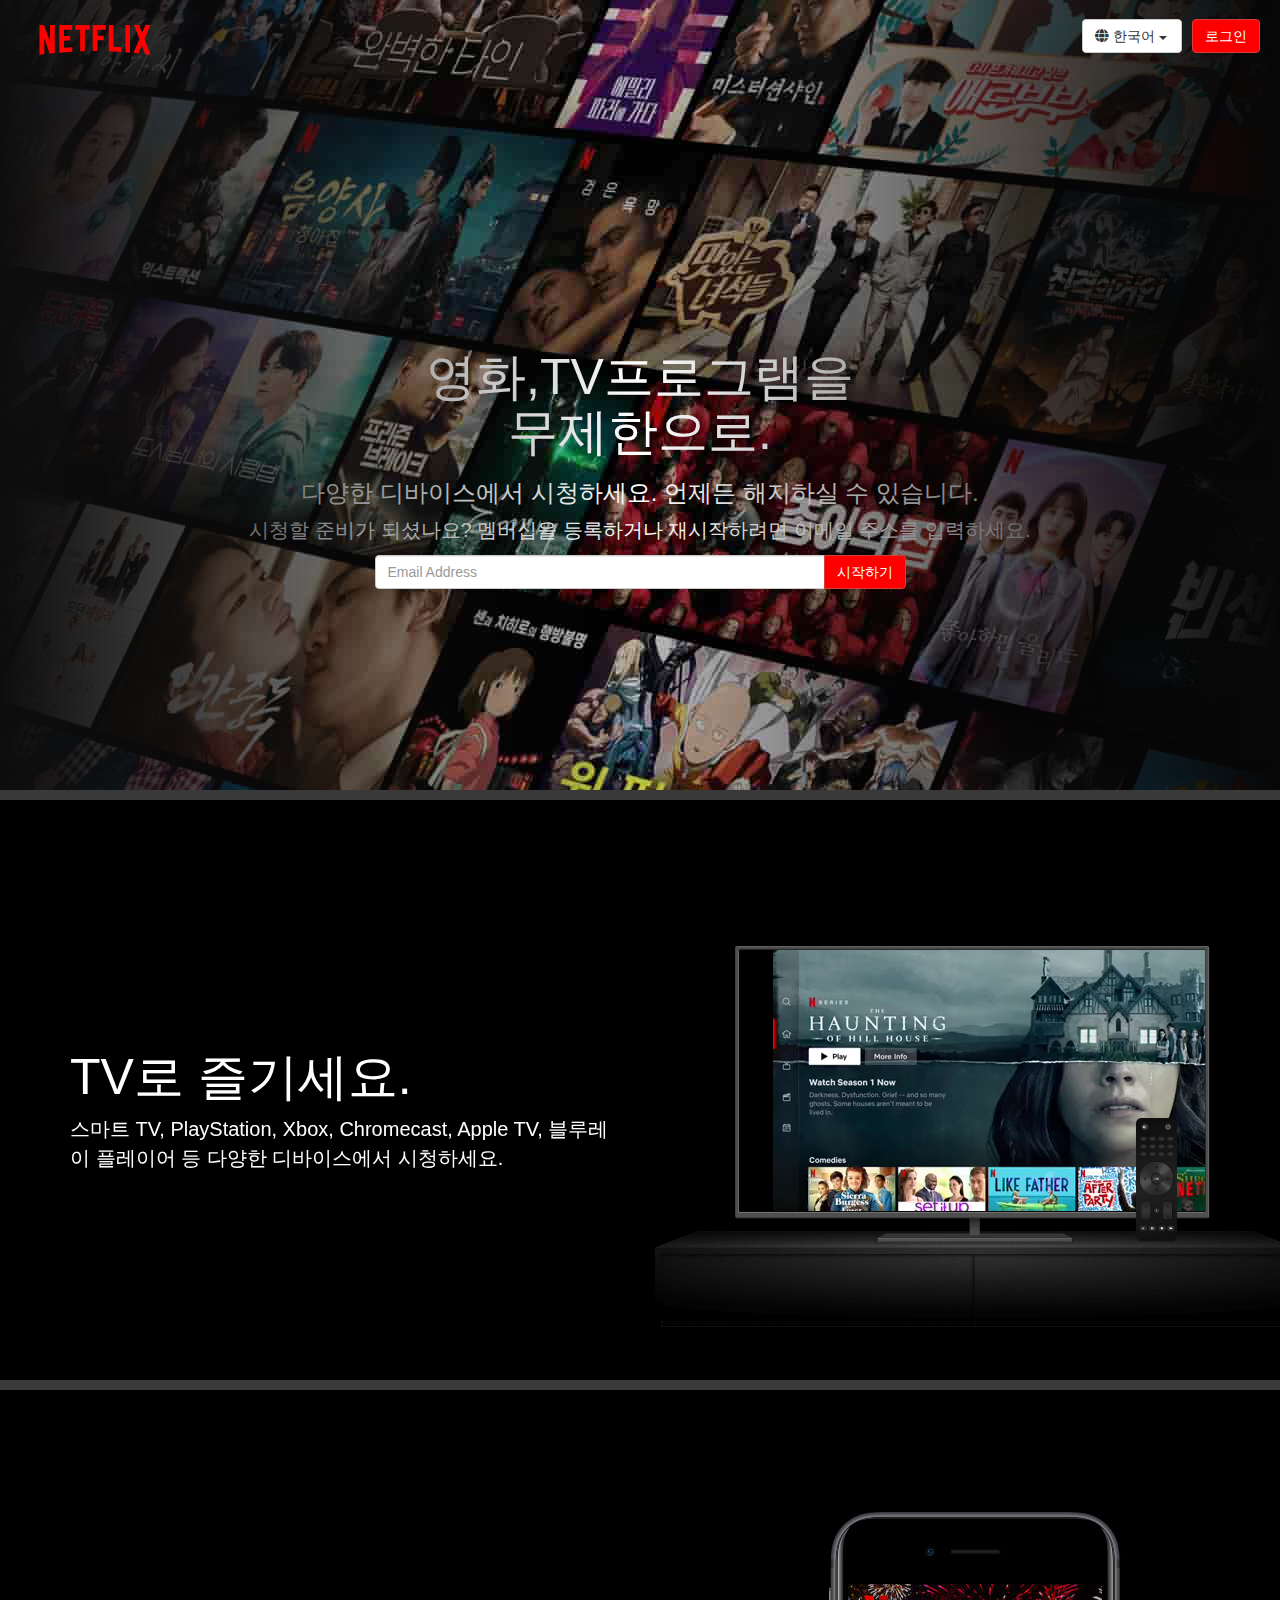
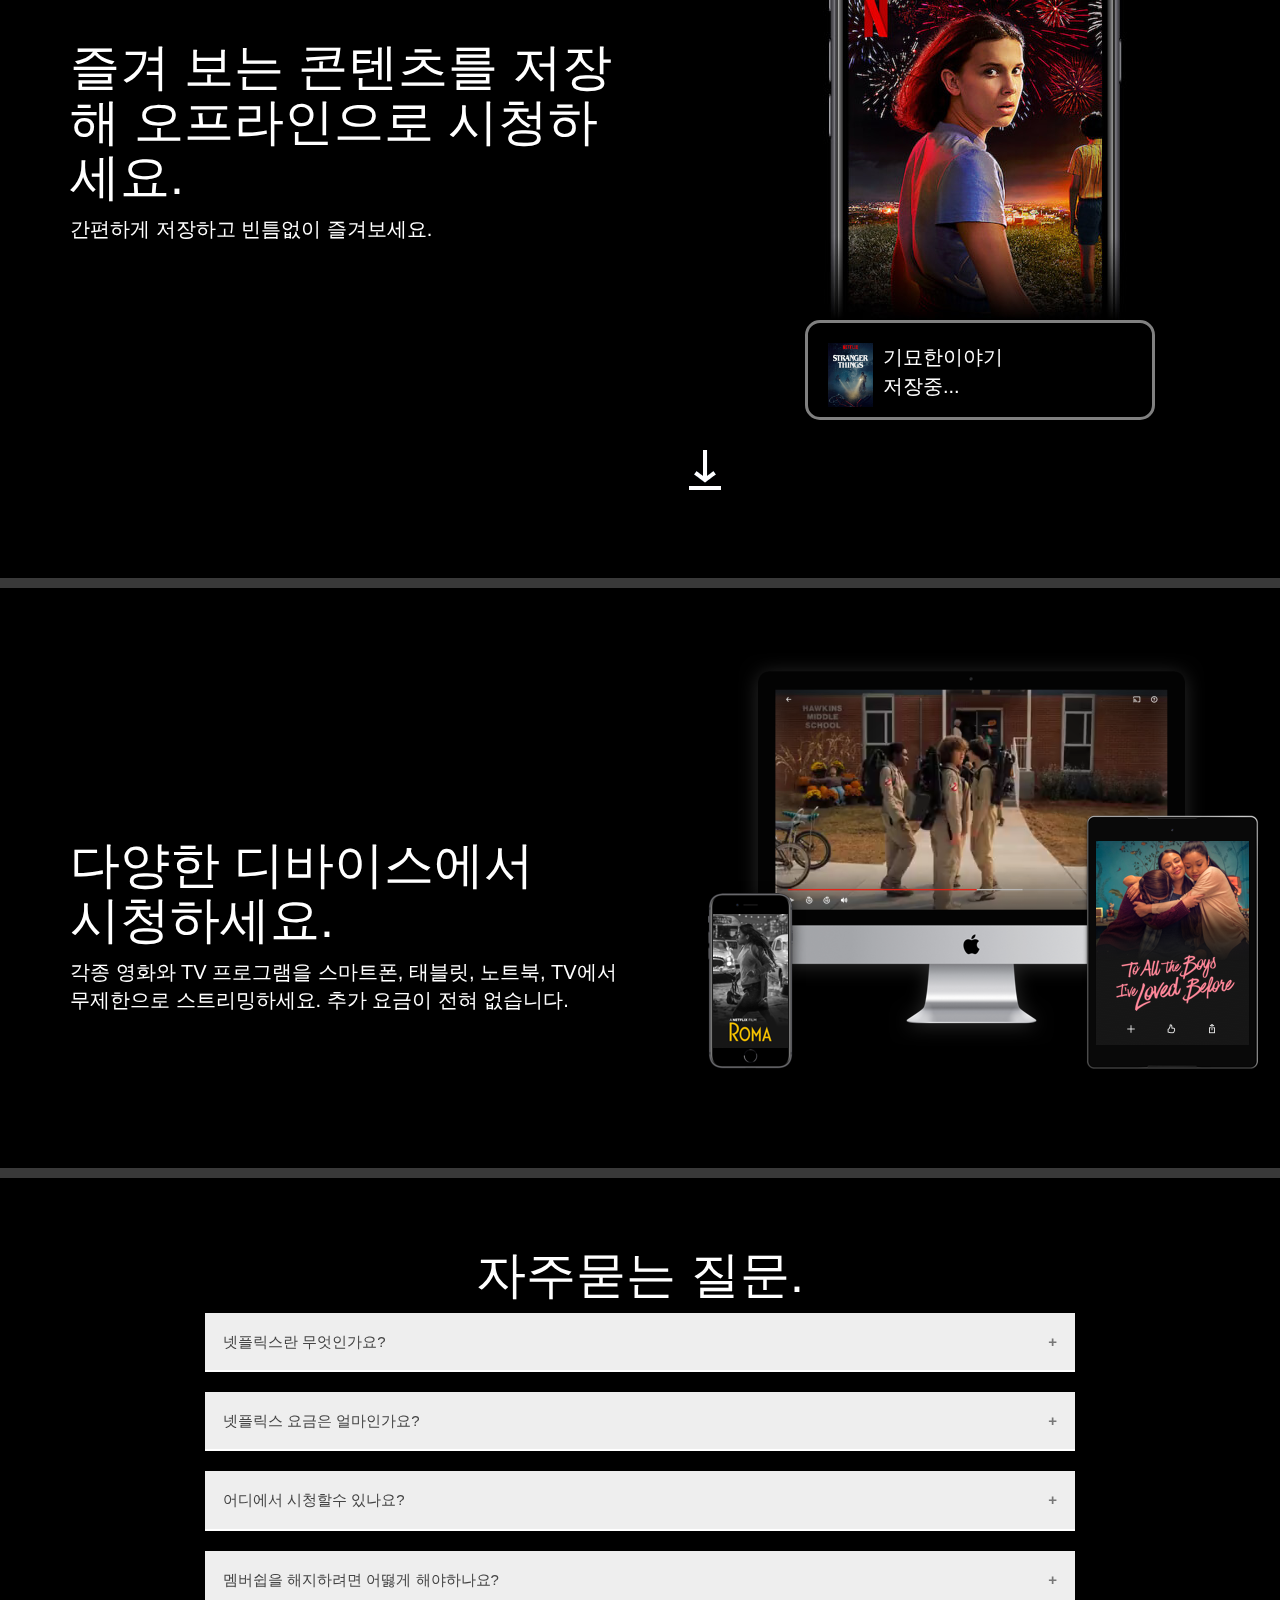
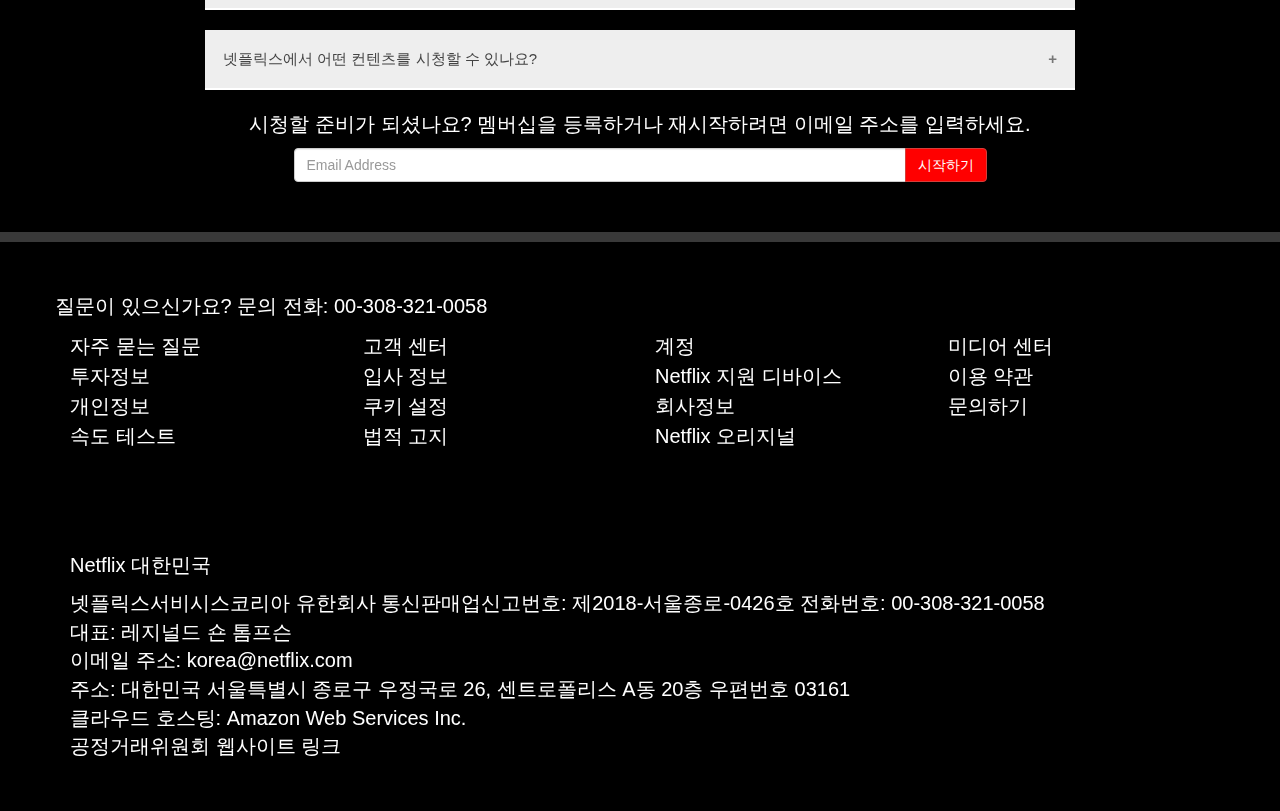
<file: projectFile/Netflix/index.html>
<!DOCTYPE html>
<html lang="en">
<head>
    <meta charset="UTF-8">
    <meta http-equiv="X-UA-Compatible" content="IE=edge">
    <meta name="viewport" content="width=device-width, initial-scale=1.0">
    <title>Netflix</title>
    <!-- Latest compiled and minified CSS -->
    <link rel="stylesheet" href="https://maxcdn.bootstrapcdn.com/bootstrap/3.4.1/css/bootstrap.min.css">
    <!-- jQuery library -->
    <script src="https://ajax.googleapis.com/ajax/libs/jquery/3.5.1/jquery.min.js"></script>
    <!-- Latest compiled JavaScript -->
    <script src="https://maxcdn.bootstrapcdn.com/bootstrap/3.4.1/js/bootstrap.min.js"></script>
    <link href="https://cdnjs.cloudflare.com/ajax/libs/font-awesome/5.13.0/css/all.min.css" rel="stylesheet">
    <style>
        body{background-color: black;}
        .container-fluid{color:white;padding: 50px 0;font-size: 20px;}
        .container-fluid h1{font-size:50px;}  
        .border-bottom{border-bottom: 10px solid rgb(57, 57, 57);}  
        .btn-danger{background-color: red;}  
        #netflix-logo     {fill:red !important;}
        nav{
            width: 100%;
            height: 70px;
            background-color: rgba(255,255,255,0);
            position: absolute;
            top:0;
            left:0;
            z-index: 9999;
            line-height: 70px;           
        }
        #title{
            position: relative;
            background-image: url("img/title.jpg");
            width:100%;height: 800px;
        }

        #img-filter{
            width:100%;
            height: 100%;
            position: absolute;
            top:0;
            bottom:0;
            background-image: linear-gradient(to right,rgba(14, 13, 13, 1),rgba(32, 32, 32, 0),rgba(7, 7, 7, 1));
        }   
        
        #tv ,#contents ,#device,#qna{
            border-bottom: 10px solid rgb(57,57,57);

        }
        .title-box{
            margin-top:300px !important; 
            left:0;
            top: 300px !important;
            color:white;   
        }
        .tv-Box{
            width:640px;
            height:480px;
            overflow: hidden;
            position:relative;
        }
        #video-Box{
            position:absolute;
            left:50%;
            top:48%;
            transform: translate(-42%,-50%);
            z-index: -9999;
        }
        #video-Box2{
            position:absolute;
            left:45%;
            top:35%;
            transform: translate(-50%,-50%);
            z-index: -9999;
        }
        #video-Box2 video{
            width :115%;
            height:120%;
        }
        #contents-Box{width:350px;}
        #contents-Box:after{
            content:url("img/download.gif");
        }
        #gif-Box{
            border:3px solid gray;
            border-radius: 15px;
            width: 350px;
            height: 100px;
            padding:20px; 
            margin-left: 150px;
        }
        #gif-Box img{
            width:45px; 
            height:64px;
            float:left;
            margin-right: 10px;
        }
        #gif-Box div{
            display:inline;
        }
        #gif-box::after{
            background-image: url("img/download-icon.gif");
            content: "";
            display: inline-block;
            background-size: 100%;
            width:48px;
            height: 60px;
            float: right;
        }
        .accordion {
            background-color: #eee;
            color: #444;
            cursor: pointer;
            padding: 18px;
            width: 100%;
            border: none;
            text-align: left;
            outline: none;
            font-size: 15px;
            transition: 0.4s;
        }

        .active, .accordion:hover {
            background-color: #ccc;
        }

        .accordion:after {
            content: '\002B';
            color: #777;
            font-weight: bold;
            float: right;
            margin-left: 5px;
        }

        .active:after {
            content: "\2212";
        }

        .panel {
            padding: 0 18px;
            background-color: white;
            max-height: 0;
            overflow: hidden;
            transition: max-height 0.2s ease-out;
        }

        #qna .container{width:900px !important;}
        #qna .panel{
            border-radius: 0;  
            color:rgb(78, 77, 77) !important;  
            font-size: 25px;            
        }
        #qna{
            padding :50px;
        }
        #sitemap .col-sm-3{
            line-height: 30px;
        }
        .col-sm-6 h1{
            padding-top :180px;
        }
        @media screen and (max-width:768px) {
            #contents .col-sm-6:nth-child(1){float: none !important;}
            #contents .col-sm-6:nth-child(2){float: none !important;}
            .container-fluid{
                text-align: center;
            }
            #title form{
                width:300px;
                margin: auto;
            }
            #qna .container{ width:90% !important;}
            .container-fluid h1{font-size: 35px;}
            #sitemap, #footer{
                text-align: left !important;
            }
           
        }
    </style>
</head>

<body>
    <!-- Navigation ------------------------------------------------------------------------------>
    <nav>        
        <div style="position:absolute;left:20px;top:15px !important;">                
          <a href="#">
              <svg width="150" height="30" viewBox="0 0 111 30"><g id="netflix-logo"><path d="M105.06233,14.2806261 L110.999156,30 C109.249227,29.7497422 107.500234,29.4366857 105.718437,29.1554972 L102.374168,20.4686475 L98.9371075,28.4375293 C97.2499766,28.1563408 95.5928391,28.061674 93.9057081,27.8432843 L99.9372012,14.0931671 L94.4680851,-5.68434189e-14 L99.5313525,-5.68434189e-14 L102.593495,7.87421502 L105.874965,-5.68434189e-14 L110.999156,-5.68434189e-14 L105.06233,14.2806261 Z M90.4686475,-5.68434189e-14 L85.8749649,-5.68434189e-14 L85.8749649,27.2499766 C87.3746368,27.3437061 88.9371075,27.4055675 90.4686475,27.5930265 L90.4686475,-5.68434189e-14 Z M81.9055207,26.93692 C77.7186241,26.6557316 73.5307901,26.4064111 69.250164,26.3117443 L69.250164,-5.68434189e-14 L73.9366389,-5.68434189e-14 L73.9366389,21.8745899 C76.6248008,21.9373887 79.3120255,22.1557784 81.9055207,22.2804387 L81.9055207,26.93692 Z M64.2496954,10.6561065 L64.2496954,15.3435186 L57.8442216,15.3435186 L57.8442216,25.9996251 L53.2186709,25.9996251 L53.2186709,-5.68434189e-14 L66.3436123,-5.68434189e-14 L66.3436123,4.68741213 L57.8442216,4.68741213 L57.8442216,10.6561065 L64.2496954,10.6561065 Z M45.3435186,4.68741213 L45.3435186,26.2498828 C43.7810479,26.2498828 42.1876465,26.2498828 40.6561065,26.3117443 L40.6561065,4.68741213 L35.8121661,4.68741213 L35.8121661,-5.68434189e-14 L50.2183897,-5.68434189e-14 L50.2183897,4.68741213 L45.3435186,4.68741213 Z M30.749836,15.5928391 C28.687787,15.5928391 26.2498828,15.5928391 24.4999531,15.6875059 L24.4999531,22.6562939 C27.2499766,22.4678976 30,22.2495079 32.7809542,22.1557784 L32.7809542,26.6557316 L19.812541,27.6876933 L19.812541,-5.68434189e-14 L32.7809542,-5.68434189e-14 L32.7809542,4.68741213 L24.4999531,4.68741213 L24.4999531,10.9991564 C26.3126816,10.9991564 29.0936358,10.9054269 30.749836,10.9054269 L30.749836,15.5928391 Z M4.78114163,12.9684132 L4.78114163,29.3429562 C3.09401069,29.5313525 1.59340144,29.7497422 0,30 L0,-5.68434189e-14 L4.4690224,-5.68434189e-14 L10.562377,17.0315868 L10.562377,-5.68434189e-14 L15.2497891,-5.68434189e-14 L15.2497891,28.061674 C13.5935889,28.3437998 11.906458,28.4375293 10.1246602,28.6868498 L4.78114163,12.9684132 Z" id="Fill-14"></path></g></svg>
          </a>
        </div>
        <div style="position:absolute;right:20px;top:0;">            
              <div class="dropdown" style="float:left;margin-right: 10px;">
                  <button class="btn btn-default dropdown-toggle" style="width:100px;text-align: left;" type="button" data-toggle="dropdown">
                      <i class="fas fa-globe"></i>
                      한국어                        
                      <span class="caret"></span></button>
                  <ul class="dropdown-menu" style="min-width:100px !important;top:50px;">
                    <li><a href="#">한국어</a></li>
                    <li><a href="#">영어</a></li>                      
                  </ul>
              </div>
              <a href="#" class="btn btn-danger">로그인</a>                
        </div>
    </nav>    
      <!-- Navigation -->
      <!-- title --------------------------------------------------------------------------------->
    <div id="title" class="container-fluid text-center border-bottom">
        <div id="img-filter"></div>
        <div class="title-box">
            <h1>영화,TV프로그램을<br>무제한으로.</h1>
            <h3>다양한 디바이스에서 시청하세요. 언제든 해지하실 수 있습니다.</h3>
            <p>시청할 준비가 되셨나요? 멤버십을 등록하거나 재시작하려면 이메일 주소를 입력하세요.</p>
            <form class="form-inline">
                <div class="input-group">
                  <input type="email" class="form-control" size="50" placeholder="Email Address" required>
                  <div class="input-group-btn">
                    <button type="button" class="btn btn-danger">시작하기</button>
                  </div>
                </div>
            </form>
        </div>
    </div>
    <!-- title -->
    <!-- Layer1 ---------------------------------------------------------------------------------->
    <div id="tv" class="container-fluid border-bottom">
        <div class="container">
            <div class="row">
                <div class="col-sm-6">
                <h1>TV로 즐기세요.</h1>
                스마트 TV, PlayStation, Xbox, Chromecast, Apple TV, 블루레이 플레이어 등 다양한 디바이스에서 시청하세요.
            </div>
            <div class="col-sm-6">
                <div class="tv-Box">
                    <img src="img/tv.png" alt="tvBox">
                    <div id="video-Box">
                        <video loop autoplay muted>
                            <source src="img/video.m4v" type="video/mp4">
                        </video>
                    </div>
                </div>
            </div>
        </div>
    </div>
    </div>
    <!-- Layer1 -->
    <!-- Layer2 ---------------------------------------------------------------------------------->
    <div id="contents" class="container-fluid border-bottom">
        <div class="container">
            <div class="row">
                <div class="col-sm-6">
                    <h1>즐겨 보는 콘텐츠를 저장해 오프라인으로 시청하세요.</h1>
                    간편하게 저장하고 빈틈없이 즐겨보세요.
                </div>
                <div class="col-sm-6">
                    <div id="contents-Box">
                        <img src="img/pic01.jpg" alt="contentsBox">
                        <div id="gif-Box">
                            <div>
                                <img src="img/pic02.png" alt="StrangerThings">
                            </div>
                            <div style="float: left;">
                                기묘한이야기 <br>
                                저장중...
                            </div>
                        </div>
                    </div>
                </div>
            </div>
        </div>
    </div>
    <!-- Layer2 -->
    <!-- Layer3 ---------------------------------------------------------------------------------->
    <div id="device" class="container-fluid border-bottom">
        <div class="container">
            <div class="row">
                <div class="col-sm-6">
                    <h1>다양한 디바이스에서<br> 시청하세요.</h1>
                    각종 영화와 TV 프로그램을 스마트폰, 태블릿, 노트북, TV에서 무제한으로 스트리밍하세요. 추가 요금이 전혀 없습니다.
                </div>
                <div class="col-sm-6">
                    <div class="tv-Box">
                        <img src="img/imac.png" alt="iMac">
                        <div id="video-Box2">
                            <video loop autoplay muted>
                                <source src="img/video02.m4v" type="video/mp4">
                            </video>
                        </div>
                    </div>
                </div>
            </div>
        </div>
    </div>
    <!-- Layer3 -->
    <!-- QnA accordion---------------------------------------------------------------------------->
    <div id="qna" class="container-fluid border-bottom text-center">
    <div class="container">
            <div class="row">
                <div class="col-sm-12">
                    <h1>자주묻는 질문.</h1>
                    <button class="accordion">넷플릭스란 무엇인가요?</button>
                    <div class="panel">
                       <p> 넷플릭스는 각종 수상 경력에 빛나는 TV 프로그램, 영화, 애니메이션, 다큐멘터리 등 다양한 콘텐츠를 인터넷 연결이 가능한 수천 종의 디바이스에서 시청할 수 있는 스트리밍 서비스입니다.</p>
                        <p>저렴한 월 요금으로 일체의 광고 없이 원하는 시간에 원하는 만큼 즐길 수 있습니다. 무궁무진한 콘텐츠가 준비되어 있으며 매주 새로운 TV 프로그램과 영화가 제공됩니다.</p>    
                        </div>

                    <button class="accordion">넷플릭스 요금은 얼마인가요?</button>
                    <div class="panel">
                        <p>스마트폰, 태블릿, 스마트 TV, 노트북, 스트리밍 디바이스 등 다양한 디바이스에서 월정액 요금 하나로 넷플릭스를 시청하세요.</p> 
                        <P>멤버십 요금은 월 9,500원부터 14,500원까지 다양합니다. 추가 비용이나 약정이 없습니다.</P>
                    </div>

                    <button class="accordion">어디에서 시청할수 있나요?</button>
                    <div class="panel">
                        <p>다양한 디바이스에서 언제 어디서나 시청할 수 있습니다. 넷플릭스 계정으로 로그인하면 PC에서 netflix.com을 통해 바로 시청할 수 있으며, 인터넷이 연결되어 있고 넷플릭스 앱을 지원하는 디바이스(스마트 TV, 스마트폰, 태블릿, 스트리밍 미디어 플레이어, 게임 콘솔 등)에서도 언제든지 시청할 수 있습니다.</p>
                        <p>iOS, Android, Windows 10용 앱에서는 좋아하는 프로그램을 저장할 수도 있습니다. 저장 기능을 이용해 이동 중이나 인터넷에 연결할 수 없는 곳에서도 시청하세요. 넷플릭스는 어디서든 함께니까요.</p>
                    </div>
                    <button class="accordion">멤버쉽을 해지하려면 어떯게 해야하나요?</button>
                    <div class="panel">
                        <p>다양한 디바이스에서 언제 어디서나 시청할 수 있습니다. 넷플릭스 계정으로 로그인하면 PC에서 netflix.com을 통해 바로 시청할 수 있으며, 인터넷이 연결되어 있고 넷플릭스 앱을 지원하는 디바이스(스마트 TV, 스마트폰, 태블릿, 스트리밍 미디어 플레이어, 게임 콘솔 등)에서도 언제든지 시청할 수 있습니다.</p>
                        <p>iOS, Android, Windows 10용 앱에서는 좋아하는 프로그램을 저장할 수도 있습니다. 저장 기능을 이용해 이동 중이나 인터넷에 연결할 수 없는 곳에서도 시청하세요. 넷플릭스는 어디서든 함께니까요.</p>
                    </div>
                    <button class="accordion">넷플릭스에서 어떤 컨텐츠를 시청할 수 있나요?</button>
                    <div class="panel">
                        <p>다양한 디바이스에서 언제 어디서나 시청할 수 있습니다. 넷플릭스 계정으로 로그인하면 PC에서 netflix.com을 통해 바로 시청할 수 있으며, 인터넷이 연결되어 있고 넷플릭스 앱을 지원하는 디바이스(스마트 TV, 스마트폰, 태블릿, 스트리밍 미디어 플레이어, 게임 콘솔 등)에서도 언제든지 시청할 수 있습니다.</p>
                        <p>iOS, Android, Windows 10용 앱에서는 좋아하는 프로그램을 저장할 수도 있습니다. 저장 기능을 이용해 이동 중이나 인터넷에 연결할 수 없는 곳에서도 시청하세요. 넷플릭스는 어디서든 함께니까요.</p>
                    </div>
                    <script>
                    var acc = document.getElementsByClassName("accordion");
                    var i;

                    for (i = 0; i < acc.length; i++) {
                    acc[i].addEventListener("click", function() {
                        this.classList.toggle("active");
                        var panel = this.nextElementSibling;
                        if (panel.style.maxHeight) {
                        panel.style.maxHeight = null;
                        } else {
                        panel.style.maxHeight = panel.scrollHeight + "px";
                        } 
                    });
                    }
                    </script>
                </form>
                </div>
                <div class="col-sm-12">
                    <p>시청할 준비가 되셨나요? 멤버십을 등록하거나 재시작하려면 이메일 주소를 입력하세요.</p>
                    <form class="form-inline">
                        <div class="input-group">
                          <input type="email" class="form-control" size="70" placeholder="Email Address" required>
                          <div class="input-group-btn">
                            <button type="button" class="btn btn-danger">시작하기</button>
                          </div>
                        </div>
                    </form>
                </div>
            </div>

            </div>
        </div>
    </div>
    <!-- QnA accordion -->
    <!-- SiteMap --------------------------------------------------------------------------------->
    <div id="sitemap" class="container-fluid">
        <div class="container">            
            <div class="row">
                 <p>질문이 있으신가요? 문의 전화:  00-308-321-0058</p>
            </div>
            <div class="row">
                <div class="col-sm-3">
                    자주 묻는 질문<br>
                    투자정보<br>
                    개인정보<br>
                    속도 테스트<br>
                </div>
                <div class="col-sm-3">
                    고객 센터<br>
                    입사 정보<br>
                    쿠키 설정<br>
                    법적 고지<br>
                </div>
                <div class="col-sm-3">
                    계정<br>
                    Netflix 지원 디바이스<br>
                    회사정보<br>
                    Netflix 오리지널<br>
                </div>
                <div class="col-sm-3">
                    미디어 센터<br>
                    이용 약관<br>
                    문의하기<br>
                </div>
            </div>
        </div>
    </div>
    <!-- SiteMap-->
    <!-- Footer ---------------------------------------------------------------------------------->
    <div id="footer" class="container-fluid">
        <div class="container">
            <p>Netflix 대한민국</p>

            <div>넷플릭스서비시스코리아 유한회사 통신판매업신고번호: 제2018-서울종로-0426호 전화번호: 00-308-321-0058</div>
            <div>대표: 레지널드 숀 톰프슨</div>
            <div>이메일 주소: korea@netflix.com</div>
            <div>주소: 대한민국 서울특별시 종로구 우정국로 26, 센트로폴리스 A동 20층 우편번호 03161</div>
            <div>클라우드 호스팅: Amazon Web Services Inc.</div>
            <div>공정거래위원회 웹사이트 링크</div>
        </div>
    </div>
    <!-- Footer -->
</body>
</html>
</file>
